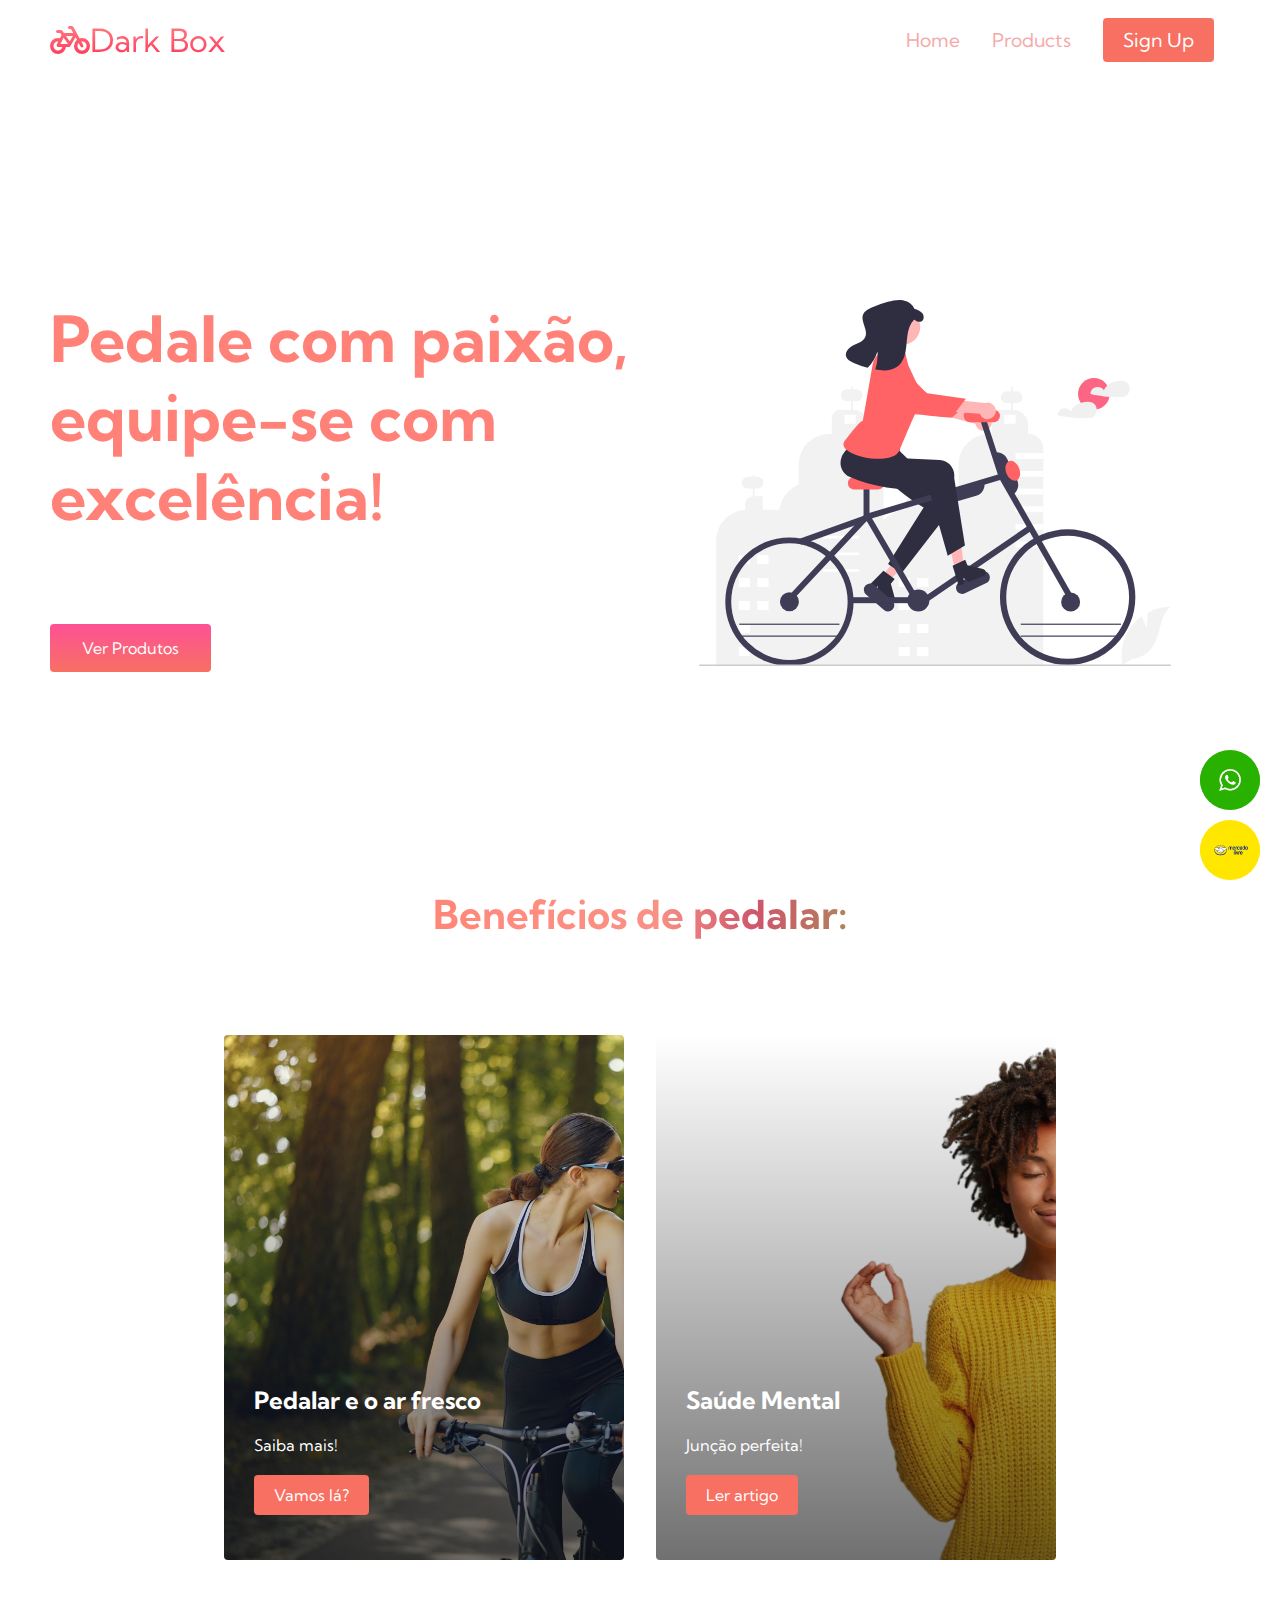
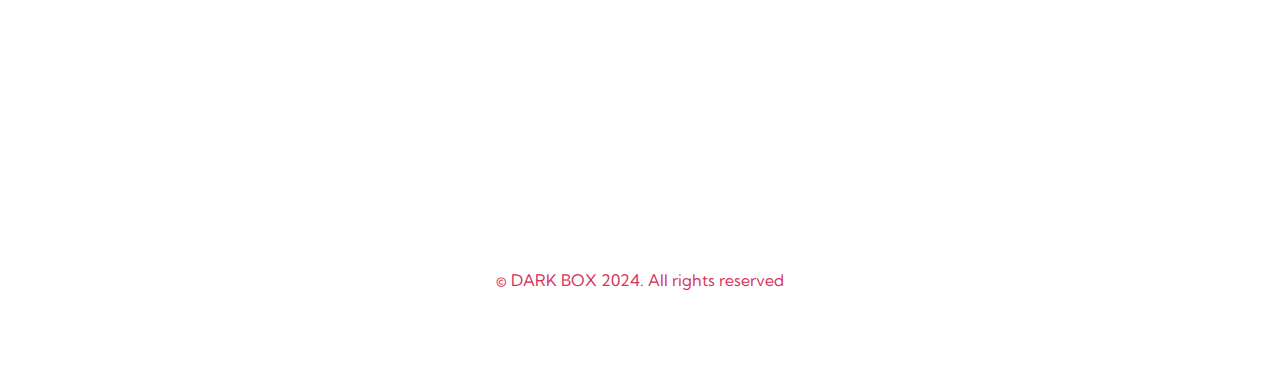
<file: index.html>
<!DOCTYPE html>
<html lang="pt-br">
<head>
    <meta charset="UTF-8">
    <meta http-equiv="X-UA-Compatible" content="IE=edge">
    <meta name="viewport" content="width=device-width, initial-scale=1.0">
    <title>Dark Box</title>
   <link rel="stylesheet" href="style.css">
   <link rel="stylesheet" href="https://cdnjs.cloudflare.com/ajax/libs/font-awesome/6.0.0-beta3/css/all.min.css" integrity="sha384-..." crossorigin="anonymous">
   <link rel="preconnect" href="https://fonts.googleapis.com">
   <link rel="preconnect" href="https://fonts.gstatic.com" crossorigin>
   <link href="https://fonts.googleapis.com/css2?family=Kumbh+Sans:wght@700&display=swap" rel="stylesheet">
   <link rel="icon" href="ciclismo-montanha.png">
   <link rel="stylesheet" href="https://cdnjs.cloudflare.com/ajax/libs/font-awesome/6.0.0/css/all.min.css">
</head>
<body>
    <nav class="navbar">

        <div class="navbar__container">
            <a href="/" id="navbar__logo"><i class="fa-solid fa-bicycle"></i></i>Dark Box</a>
            <div class="navbar__toggle" id="mobile-menu">
            <span class="bar"></span>
            <span class="bar"></span>
            <span class="bar"></span>
    
            </div>

            <ul class="navbar__menu">
            <li class="navbar__item">
                <a href="/" class="navbar__links">Home</a>
            </li>
            
            <li class="navbar__item">
                <a href="/produtos.html" class="navbar__links">Products</a>
            </li>
            <li class="navbar__btn">
                <a href="/formulario.html" class="button">Sign Up</a>
            </li>
            </ul>
        </div>
        </nav>

        <div class="main">
            <div class="main__container">
                <div class="main__content">
                    <h1>Pedale com paixão,</h1>
                    <h2>equipe-se com excelência!</h2>
                    <p>See what makes us different. </p>
                    <button class="main__btn"><a href="/produtos.html">Ver Produtos</a></button>
                </div>
                    <div class="main__img--container">
                        <img src="pic1.svg" alt="Fundo roxo" id="main__img">
                    </div> 
                    <div class="button-container">
                        <a href="https://api.whatsapp.com/send?phone=5511995051039&" target="_blank" class="whatsapp-button">
                            <img src="whatsapp-logo.png" alt="WhatsApp Logo">
                        </a>
                        <a href="https://lista.mercadolivre.com.br/_CustId_751507600?fbclid=PAZXh0bgNhZW0CMTEAAaai9FimM-liy_L7PJCdigoR3QcBqI4J8i_nnnC8Up5aDQej2zoavgyIV6o_aem_Abb_EI6I9VS5r8mobiRz7HvlGj6CAq5kGq1a47qJbN0I9l-Fw75yelv6mQqAtYkgUik5GsjQA_fa0yPyptT7JxoP" target="_blank" class="ml-button">
                            <img src="mercado-livre-logo.png" alt="Mercado Livre Logo">
                        </a>
            </div>
        </div>

        <!--Serviços-->
        <div class="services">
            <h1>Benefícios de pedalar:</h1>
            <div class="services__container">
                <div class="services__card">
                    <h2>Pedalar e o ar fresco</h2>
                    <p>Saiba mais!</p>
                   <a href="https://www.cnnbrasil.com.br/saude/dia-nacional-do-ciclista-conheca-beneficios-para-saude-e-cuidados-para-pedalar/#:~:text=Os%20benef%C3%ADcios%20de%20pedalar%20incluem,ganhos%20para%20a%20sa%C3%BAde%20mental." target="_blank"><button>Vamos lá?</button></a> 
                    
                </div>
                <div class="services__card">
                    <h2>Saúde Mental</h2>
                    <p>Junção perfeita!</p>
                    <a href="https://semexe.com/blog/pedalando-para-a-saude-mental-os-beneficios-terapeuticos-do-ciclismo/#:~:text=Libera%C3%A7%C3%A3o%20de%20endorfinas%20e%20serotonina,e%20at%C3%A9%20mesmo%20a%20depress%C3%A3o." target="_blank"><button>Ler artigo</button></a>
            </div>
        </div>
    </div>

    <!--footer-->

    <div class="footer__container">
        <div class="footer__links">
            <div class="footer__link-wrapper">
                <div class="footer__link--itens">
<p class="website__right">© DARK BOX 2024. All rights reserved</p>
                    
                </div>
        </div>
    </div>
        <script src="app.js"></script>
</body>
</html>
</file>
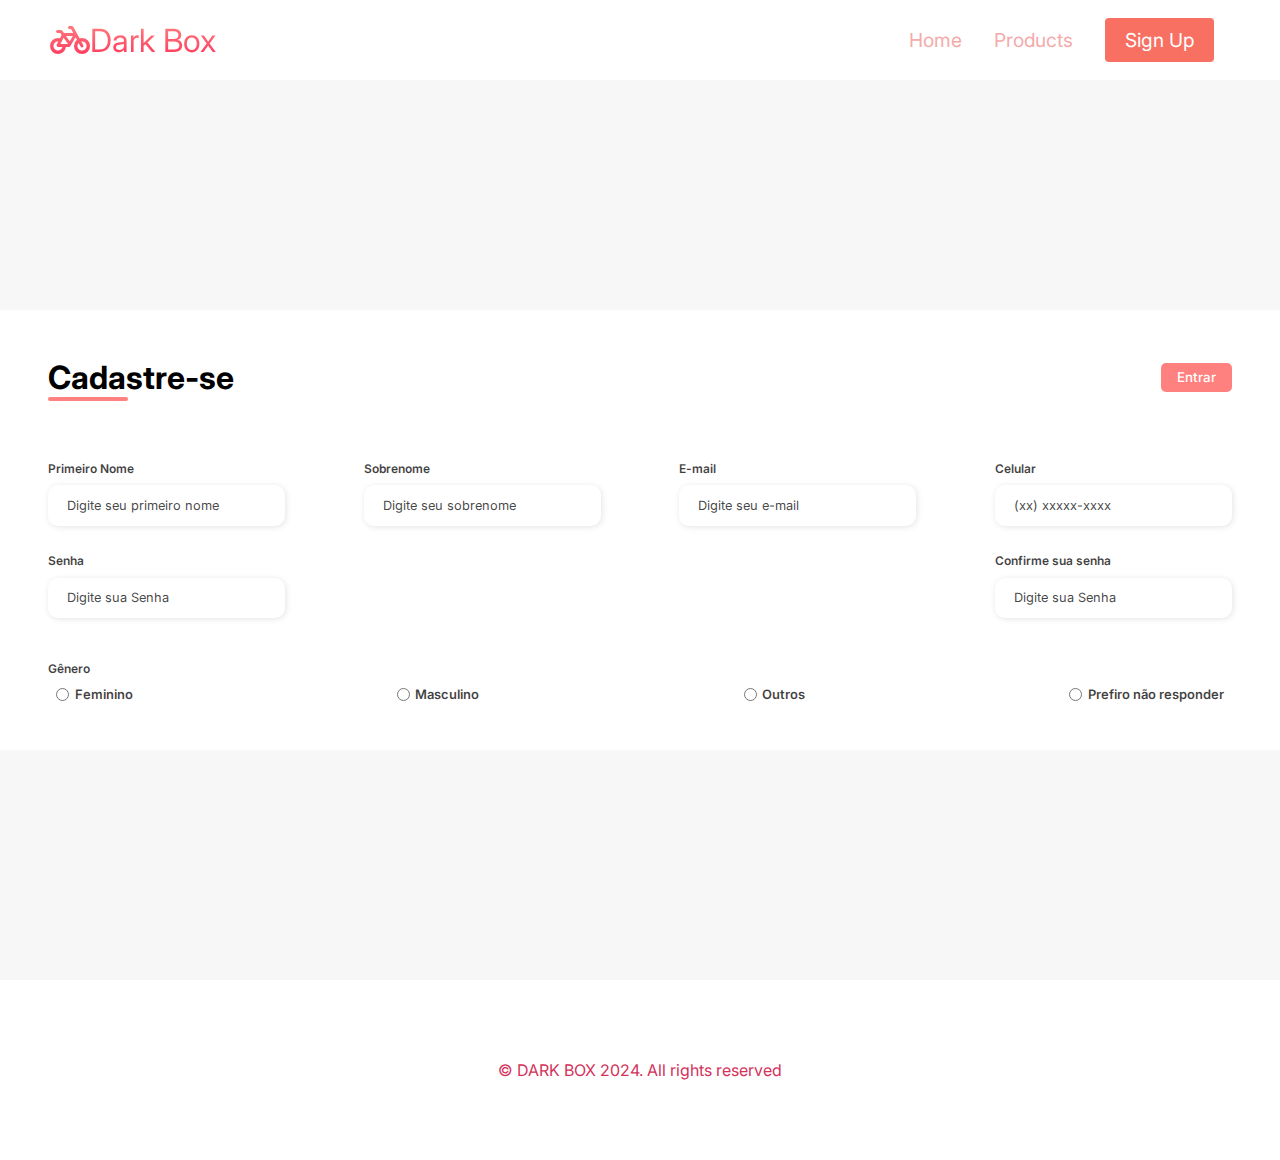
<file: formulario.html>
<!DOCTYPE html>
<html lang="pt-br">
<head>
    <meta charset="UTF-8">
    <meta http-equiv="X-UA-Compatible" content="IE=edge">
    <meta name="viewport" content="width=device-width, initial-scale=1.0">
    <title>Dark Box</title>
   <link rel="stylesheet" href="estilo.css">
   <link rel="stylesheet" href="https://cdnjs.cloudflare.com/ajax/libs/font-awesome/6.0.0-beta3/css/all.min.css" integrity="sha384-..." crossorigin="anonymous">
   <link rel="preconnect" href="https://fonts.googleapis.com">
   <link rel="preconnect" href="https://fonts.gstatic.com" crossorigin>
   <link href="https://fonts.googleapis.com/css2?family=Kumbh+Sans:wght@700&display=swap" rel="stylesheet">
   <link rel="icon" href="ciclismo-montanha.png">
</head>
<body>
    <nav class="navbar">

        <div class="navbar__container">
            <a href="/" id="navbar__logo"><i class="fa-solid fa-bicycle"></i></i>Dark Box</a>
            <div class="navbar__toggle" id="mobile-menu">
            <span class="bar"></span>
            <span class="bar"></span>
            <span class="bar"></span>
    
            </div>

            <ul class="navbar__menu">
            <li class="navbar__item">
                <a href="/index.html" class="navbar__links">Home</a>
            </li>
        
            <li class="navbar__item">
                <a href="/produtos.html" class="navbar__links">Products</a>
            </li>
            <li class="navbar__btn">
                <a href="/formulario.html" class="button">Sign Up</a>
            </li>
            </ul>
        </div>
        </nav>
    
        <div class="form__container">
            <div class="form-image">
               
            </div>
            <div class="form">
                <form action="#">
                    <div class="form-header">
                        <div class="title">
                            <h1>Cadastre-se</h1>
                        </div>
                        <div class="login-button">
                            <button type="button" id="loginButton"><a href="#">Entrar</a></button>
                        </div>
                    </div>

                    <div class="input-group">
                        <div class="input-box">
                            <label for="firstname">Primeiro Nome</label>
                            <input id="firstname" type="text" name="firstname" placeholder="Digite seu primeiro nome" required>
                        </div>
                        <div class="input-box">
                            <label for="lastname">Sobrenome</label>
                            <input id="lastname" type="text" name="lastname" placeholder="Digite seu sobrenome" required>
                        </div>
                        <div class="input-box">
                            <label for="email">E-mail</label>
                            <input id="email" type="email" name="email" placeholder="Digite seu e-mail" required>
                        </div>
                        <div class="input-box">
                            <label for="number">Celular</label>
                            <input id="number" type="tel" name="number" placeholder="(xx) xxxxx-xxxx" required>
                        </div>
                        <div class="input-box">
                            <label for="password">Senha</label>
                            <input id="password" type="password" name="password" placeholder="Digite sua Senha" required>
                        </div>
                        <div class="input-box">
                            <label for="Confirmpassword">Confirme sua senha</label>
                            <input id="Confirmpassword" type="password" name="Confirmpassword" placeholder="Digite sua Senha" required>
                        </div>
                    </div>

                    <div class="gender-inputs">
                        <div class="gender-title">
                            <h6>Gênero</h6>
                        </div>
                        <div class="gender-group">
                            <div class="gender-input">
                                <input type="radio" id="famale" name="gender">
                                <label for="famale">Feminino</label>
                            </div>
                            <div class="gender-input">
                                <input type="radio" id="male" name="gender">
                                <label for="male">Masculino</label>
                            </div>
                            <div class="gender-input">
                                <input type="radio" id="others" name="gender">
                                <label for="others">Outros</label>
                            </div>
                            <div class="gender-input">
                                <input type="radio" id="none" name="gender">
                                <label for="none">Prefiro não responder</label>
                            </div>
                        </div>
                    </div>

                </form>
            </div>
        </div>
        <!--footer-->

    <div class="footer__container">
        <div class="footer__links">
            <div class="footer__link-wrapper">
                <div class="footer__link--itens">
<p class="website__right">© DARK BOX 2024. All rights reserved</p>
                    
                </div>
        </div>
    </div>

    <div id="notification" class="notification">
        <img src="undraw_confirmed_re_sef7.svg" alt="Sucesso">
        <p>Usuário cadastrado no sistema!</p>
    </div>

        <script src="app.js"></script>
    </body>

</html>
</file>
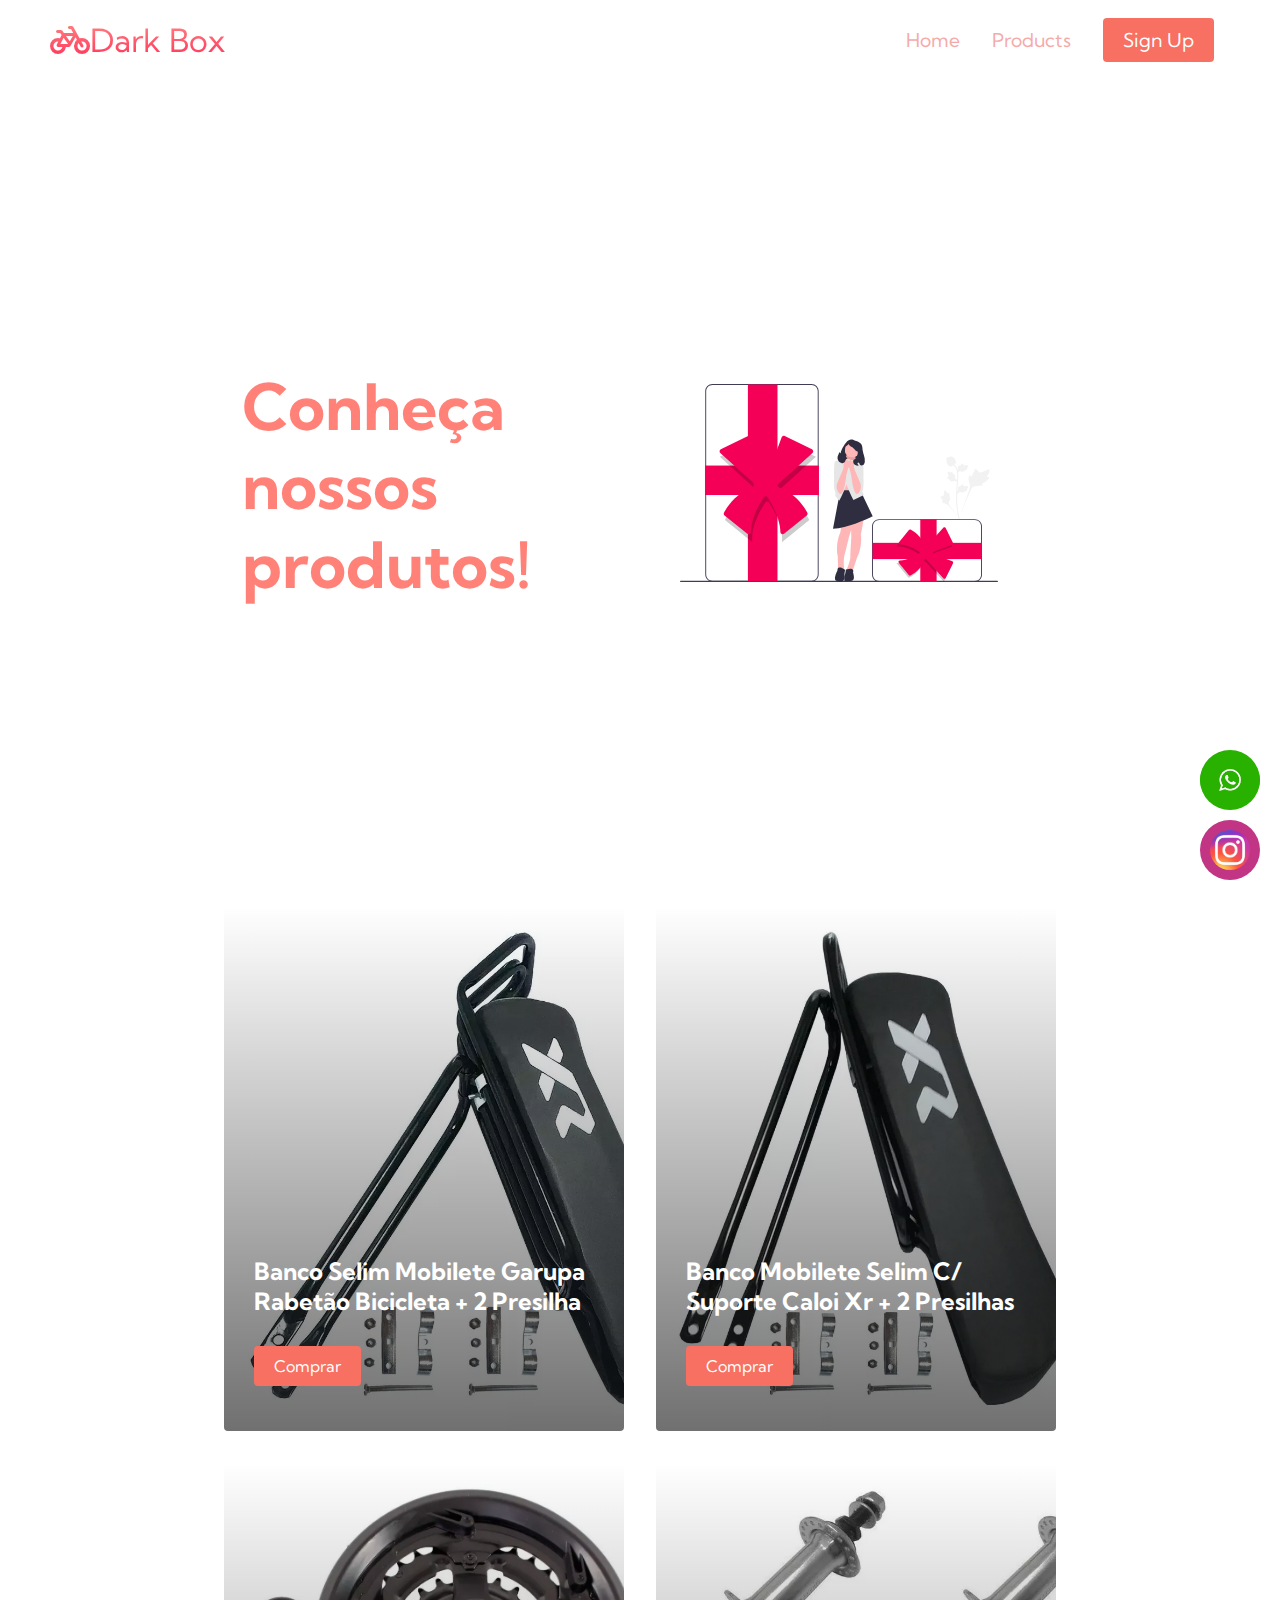
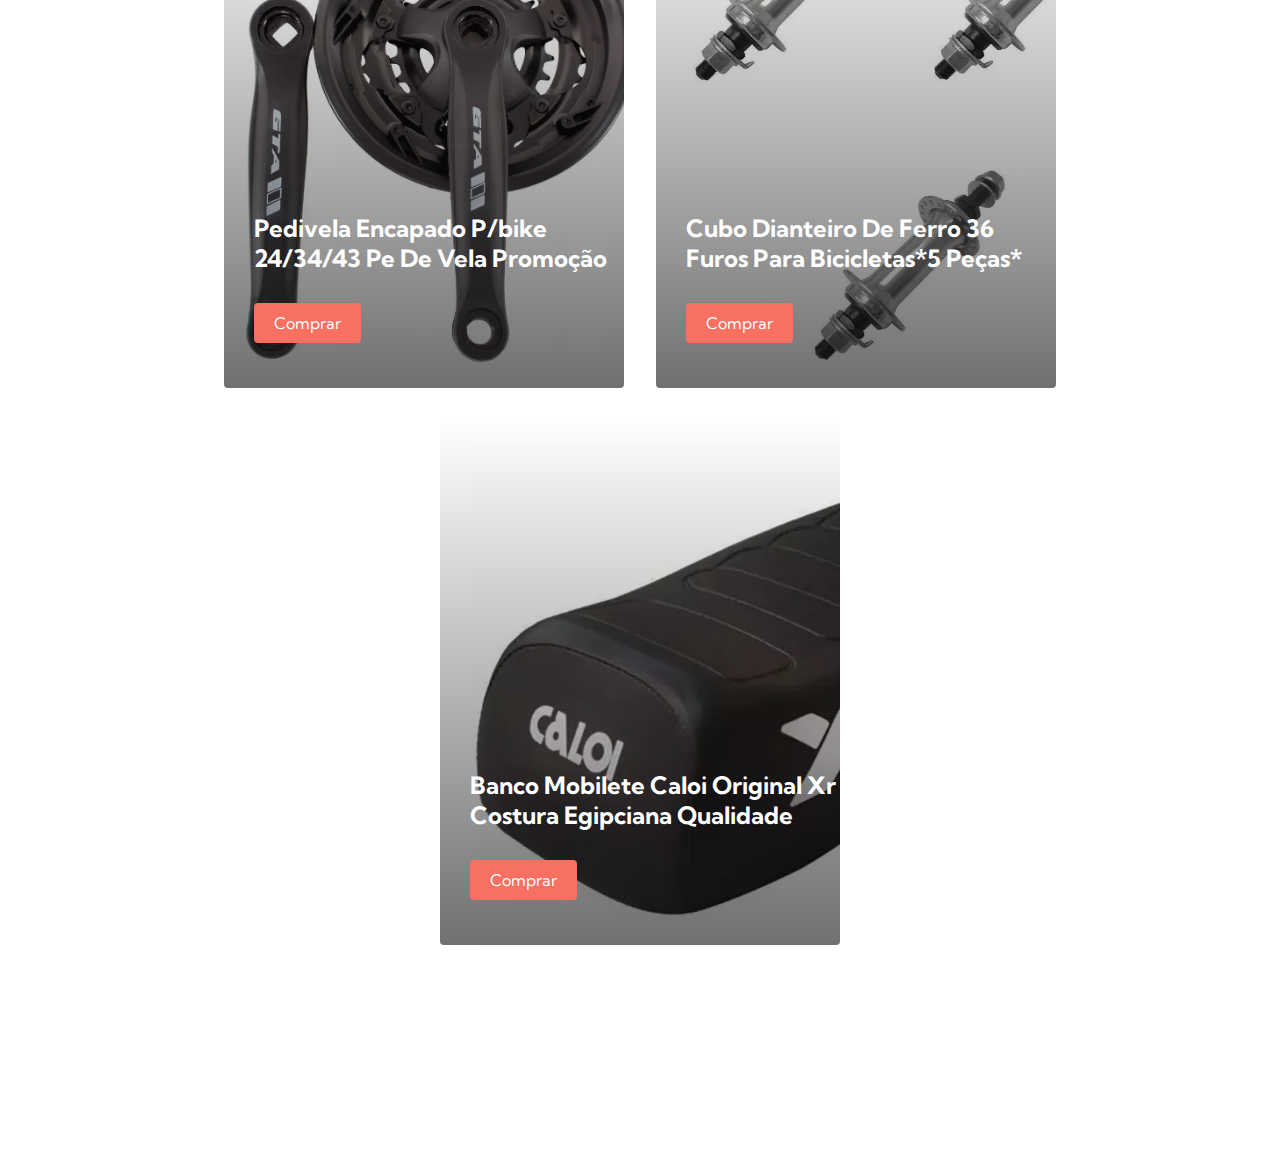
<file: produtos.html>
<!DOCTYPE html>
<html lang="pt-br">
<head>
    <meta charset="UTF-8">
    <meta http-equiv="X-UA-Compatible" content="IE=edge">
    <meta name="viewport" content="width=device-width, initial-scale=1.0">
    <title>Dark Box</title>
   <link rel="stylesheet" href="styleproducts.css">
   <link rel="stylesheet" href="https://cdnjs.cloudflare.com/ajax/libs/font-awesome/6.0.0-beta3/css/all.min.css" integrity="sha384-..." crossorigin="anonymous">
   <link rel="preconnect" href="https://fonts.googleapis.com">
   <link rel="preconnect" href="https://fonts.gstatic.com" crossorigin>
   <link href="https://fonts.googleapis.com/css2?family=Kumbh+Sans:wght@700&display=swap" rel="stylesheet">
    <link rel="icon" href="ciclismo-montanha.png">
</head>
<body>
    <nav class="navbar">

        <div class="navbar__container">
            <a href="/" id="navbar__logo"><i class="fa-solid fa-bicycle"></i></i>Dark Box</a>
            <div class="navbar__toggle" id="mobile-menu">
            <span class="bar"></span>
            <span class="bar"></span>
            <span class="bar"></span>
    
            </div>

            <ul class="navbar__menu">
            <li class="navbar__item">
                <a href="index.html" class="navbar__links">Home</a>
            </li>
        
            <li class="navbar__item">
                <a href="produtos.html" class="navbar__links">Products</a>
            </li>
            <li class="navbar__btn">
                <a href="formulario.html" class="button">Sign Up</a>
            </li>
            </ul>
        </div>
        </nav>

        <div class="main">
            <div class="main__container">
                <div class="main__content">
                    <h1>Conheça nossos produtos!</h1>
                </div>
                <div class="main__img--container">
                    <img src="product2.svg" alt="Fundo" id="main__img">
                </div>
                <div class="button-container">
                    <a href="https://api.whatsapp.com/send?phone=5511995051039&" target="_blank" class="whatsapp-button">
                        <img src="whatsapp-logo.png" alt="WhatsApp Logo">
                    </a>
                    <a href="https://www.instagram.com/dark.boxshop" target="_blank" class="instagram-button">
                        <img src="instagram-logo.png" alt="Instagram Logo">
                    </a>
                </div>
            </div>
        </div>

        <!--Serviços-->
        <div class="services">
           
            <div class="services__container">
                <div class="services__card">
                    <h2>Banco Selim Mobilete Garupa Rabetão Bicicleta + 2 Presilha</h2>
                    <a href="https://produto.mercadolivre.com.br/MLB-1876558817-banco-selim-mobilete-garupa-rabeto-bicicleta-2-presilha-_JM#position=3&search_layout=stack&type=item&tracking_id=1d5fc847-9b65-454f-975b-be46796dcbca" target="_blank"><button>Comprar</button></a> 
                </div>
                <div class="services__card">
                    <h2>Banco Mobilete Selim C/ Suporte Caloi Xr + 2 Presilhas</h2>
                    <a href="https://produto.mercadolivre.com.br/MLB-1876537854-banco-mobilete-selim-c-suporte-bike-caloi-xr-2-presilhas-_JM#position=5&search_layout=stack&type=item&tracking_id=1d5fc847-9b65-454f-975b-be46796dcbca" target="_blank"><button>Comprar</button></a> 
            </div>
            <div class="services__card">
                <h2>Pedivela Encapado P/bike 24/34/43 Pe De Vela Promoção</h2>
                <a href="https://produto.mercadolivre.com.br/MLB-1900809466-pedivela-encapado-pbike-243443-pe-de-vela-promoco-_JM#position=1&search_layout=stack&type=item&tracking_id=1d5fc847-9b65-454f-975b-be46796dcbca" target="_blank"><button>Comprar</button></a> 
            </div>
            <div class="services__card">
                <h2>Cubo Dianteiro De Ferro 36 Furos Para Bicicletas*5 Peças*</h2>
                <a href="https://produto.mercadolivre.com.br/MLB-1972487677-cubo-dianteiro-de-ferro-36-furos-para-bicicletas5-pecas-_JM#position=2&search_layout=stack&type=item&tracking_id=1d5fc847-9b65-454f-975b-be46796dcbca" target="_blank"><button>Comprar</button></a> 
            </div>
        <div class="services__card">
            <h2>Banco Mobilete Caloi Original Xr Costura Egipciana Qualidade</h2>
            <a href="https://produto.mercadolivre.com.br/MLB-1881279513-banco-mobilete-caloi-original-xr-costura-egipciana-qualidade-_JM#position=4&search_layout=stack&type=item&tracking_id=1d5fc847-9b65-454f-975b-be46796dcbca" target="_blank"><button>Comprar</button></a> 
        </div>
        </div>
    </div>

        <!--footer-->

        <div class="footer__container">
            <div class="footer__links">
                <div class="footer__link-wrapper">
                    <div class="footer__link--itens">
    <p class="website__right">© DARK BOX 2024. All rights reserved</p>
                        
                    </div>
            </div>
        </div>
        <script src="app.js"></script>
</body>
</html>
</file>
<file: style.css>
*{
    box-sizing: border-box;
    margin: 0;
    padding: 0;
    font-family: 'Kumbh Sans', sans-serif;
}

.navbar{
    background: #ffffff;
    height: 80px;
    display: flex;
    justify-content: center;
    align-items: center;
    font-size: 1.2rem;
    position: sticky;
    top: 0;
    z-index: 999;
}
.navbar__container{
    display: flex;
    justify-content: space-between;
    height: 80px;
    z-index: 1;
    width: 100%;
    max-width: 1300px;
    margin: 0 auto;
    padding: 0 50px;
}

#navbar__logo{
    background-color: #ff817f;
    background-image: linear-gradient(to top, #ff0844 0%, #ffb199 100%);
    background-size: 100%;
    -webkit-background-clip: text;
    -moz-background-clip: text;
    -webkit-text-fill-color: transparent;
    -moz-text-fill-color: transparent;
    display: flex;
    align-items: center;
    cursor: pointer;
    text-decoration: none;
    font-size: 2rem;
}

.fa-gem {
    margin-right: 0.5rem;
}



.navbar__menu{
    display: flex;
    align-items: center;
    list-style: none;
    text-align: center;
}

.navbar__item{
    height: 80px;
}

.navbar__links{
    color: #f5aaaa;
    display: flex;
    align-items: center;
    justify-content: center;
    text-decoration: none;
padding: 0 1rem;
height: 100%; 
}

.navbar__btn{
    display: flex;
    justify-content: center;
    align-items: center;
    padding: 0 1rem;
    width: 100%;
}

.button{
    display: flex;
    justify-content: center;
    align-items: center;
    text-decoration: none;
    padding: 10px 20px;
    height: 100%;
    width: 100%;
    border: none;
    outline: none;
    border-radius: 4px;
    background:#f77062 ;
    color: #ffffff;
}

.button:hover {
    background:#ff3762;
    transition: all 0.3 ease;
}

.navbar__links:hover{
    color: #f77062;
    transition: all 0.3 ease;
}

@media screen and (max-width:960px){
    .navbar__container{
        display:flex;
        justify-content:  space-between;
        height: 80px;
        z-index: 1;
        width: 100%;
        max-width: 1300px;
        padding: 0;
    }

    .navbar__menu{
        display: grid;
        grid-template-columns: auto;
        margin: 0;
        width: 100%;
        position: absolute;
        top: -1000px;
        opacity: 0;
        transition: all 0.5s ease;
        height: 50vh;
        z-index: -1;
        background: #f09696;
    }

    .navbar__menu.active{
        background: #ffffff;
        top: 100%;
        opacity: 1;
        transition: all 0.5s ease;
        z-index: 99;
        height: 50vh;
        font-size: 1.6rem;

    }

    #navbar__logo{
        padding-left: 25px;
    }

    .navbar__toggle .bar{
        width: 25px;
        height: 3px;
        margin: 5px 30px;
        height: 3px;
        margin: 5px auto;
        transition: all 0.3s ease-in-out;
        background: #f59d9d;

    }

    .navbar__item{
        width: 100%;
    }

    .navbar__links{
        text-align: center;
        padding: 2rem;
        width: 100%;
        display: table; 
    }

    #mobile-menu{
        position: absolute;
        top: 20%;
        right: 5%;
        transform: translate(5%,20%);
    }

    .navbar__btn{
    padding-bottom: 2rem;
    }

    .button{
        display: flex;
        justify-content: center;
        align-items: center;
        width: 80%;
        height: 80px;
        margin: 0;
    }

    .navbar__toggle .bar{
        display: block;
        cursor: pointer;
    }

    #mobile-menu.is-active .bar:nth-child(2){
         opacity: 0;   
    }
    #mobile-menu.is-active .bar:nth-child(1){
        transform: translateY(8px) rotate(45deg); 
   }

   #mobile-menu.is-active .bar:nth-child(3){
    transform: translateY(-8px) rotate(-45deg); 
}
}

.main{
    background-color: #ffffff;
}

.main__container{
    display: grid;
    grid-template-columns: 1fr 1fr;
    align-items: center;
    justify-self: center;
    margin: 0 auto;
    height: 90vh;
    background-color: #ffffff;
    z-index: 1;
    width: 100%;
    max-width: 1300px;
    padding: 0 50px;

}

.main__content h1{
    font-size: 4rem;
    background-color: #ff8177;
    background-image: linear-gradient(to top, #ff0844, #ffb199, 100%);
    background-size: 100%;
    -webkit-background-clip: text;
    -moz-background-clip: text;
    -webkit-text-fill-color: transparent;
    -moz-text-fill-color:transparent;

}

.main__content h2{
    font-size: 4rem;
    background-color: #ff8177;
    background-image: linear-gradient(to top, #b721ff, #21d4fd, 100%);
    background-size: 100%;
    -webkit-background-clip: text;
    -moz-background-clip: text;
    -webkit-text-fill-color: transparent;
    -moz-text-fill-color:transparent;
}

.main__content p{
    margin-top: 1rem;
    font-size: 2rem;
    font-weight: 700;
    color: #fff;
}

.main__btn {
    font-size: 1rem;
    background-image: linear-gradient(to top, #f77062, #fe5196
    100%);
    padding: 14px 32px;
    border: none;
    border-radius: 4px;
    color: #fff;
    margin-top: 2rem;
    cursor: pointer;
position: relative;
transition: all 0.35s;
outline: none;
}

.main__btn a{
    position: relative;
    z-index: 2;
    color: #fff;
    text-decoration: none;
}

.main__btn:after {
    position: absolute;
    content: '';
    top: 0;
    left: 0;
    width: 0;
    height: 100%;
    background: #f4648f;
    transition: all 0.35s;
    border-radius: 4px;
}

.main__btn:hover{
    color: #fff;
}

.main__btn:hover:after{
    width: 100%;
}

.main__img--container{
    text-align: center;
}

#main__img{
    height: 80%;
    width: 80%;
}

.button-container {
    position: fixed;
    bottom: 20px;
    right: 20px;
    display: flex;
    flex-direction: column;
    gap: 10px; /* Espaço entre os botões */
}

.button-container a {
    display: inline-block;
    border: none;
    border-radius: 50%; /* Torna o botão redondo */
    padding: 20px;
    width: 60px;
    height: 60px;
    display: flex;
    justify-content: center;
    align-items: center;
    transition: background-color 0.3s ease;
    text-decoration: none;
}

.whatsapp-button {
    background-color: #29b100; /* Cor verde do WhatsApp */
}

.whatsapp-button:hover {
    background-color: #29b100; /* Cor verde mais escura para o hover */
}

.ml-button {
    background-color: #ffe600; /* Cor amarela do Mercado Livre */
}

.ml-button:hover {
    background-color: #ffe600; /* Cor amarela mais escura para o hover */
}

.button-container img {
    width: 300%;
    height: 200%;
    border-radius: 60px;
}


/*mobile*/

@media screen and (max-width: 768px) {
    .main__container{
        display: grid;
        grid-template-columns: auto;
        align-items: center;
        justify-content: center;
        justify-self: center;
        width: 100%;
        margin: 0 auto;
        height: 90vh;
    }
    .main__content{
        text-align: center;
        margin-bottom: 4rem;
    }

    .main__content h1{
        font-size: 2.5rem;
        margin-top: 2rem;
    }

    .main__content h2{
        font-size: 3rem;

    }

    .main__content p{
        margin-top: 1rem;
        font-size: 1.5rem;
    }
}

@media screen and (max-width: 480px){
    .main__content h1{
        font-size: 2rem;
        margin-top: 3rem;
    }

    .main__content h2{
        font-size: 2rem;

    }

    .main__content p{
        margin-top: 2rem;
        font-size: 1.5rem;
    }
    .main__btn{
        padding: 12px 36px;
        margin: 2.5rem 0;

    }
}

/*Sreviços*/

.services{
    background: #ffffff;
    display: flex;
    flex-direction: column;
    align-items: center;
    height: 100vh;
}

.services h1{
    background-color: #ff8177;
    background-image: linear-gradient(to right, 
    #ff8177 0%, #ff8678 0%, 
    #ff8c7f 21%, #f99185 54%, 
    #cf556c 78%, #b1825b 100%);
    background-size: 100%;
    margin-bottom: 5rem;
    font-size: 2.5rem;
    -webkit-background-clip: text;
    -moz-background-clip: text;
    -webkit-text-fill-color: transparent;
    -moz-text-fill-color:transparent;
}

.services__container{
    display: flex;
    justify-content: center;
    flex-wrap: wrap;
}

.services__card{
    margin: 1rem;
    height: 525px;
    width: 400px;
    border-radius: 4px;
    background-image: linear-gradient(to bottom, rgba(0,0,0,0) 0%, rgba(17,
    17,17,0.6)100%), url('casalarlivre.jpg');
    background-size: cover;
    position: relative;
    color: #fff;
}

.services__card:nth-child(2) {
    background-image: linear-gradient(to bottom, rgba(0,0,0,0) 0%,
     rgba(17,
    17,17,0.6)100%), url('jovem-mulher-com-corte-de-cabelo-afro-e-sueter.png');
}

.services h2{
    position: absolute;
    top:350px;
    left: 30px;
}

.services__card p{
    position: absolute;
    top: 400px;
    left: 30px;
}

.services__card button{
    color: #fff;
    padding: 10px 20px;
    border: none;
    outline: none;
    border-radius: 4px;
    background: #f77062;
    position: absolute;
    top: 440px;
    left: 30px;
    font-size: 1rem;
    cursor: pointer;
}

.services__card:hover{
    transform: scale(1.075);
    transition: 0.2s ease-in;
    cursor: pointer;
}

@media screen and (max-width:960px) {
    .services{
        height: 1600px;
    }

    .services h1{
        font-size: 2rem;
        margin-top: 12rem;
    }
}

@media screen and (max-width: 480px) {
    .services{
        height: 1400px;
    }

    .services h1{
        font-size: 1.2rem;
    }

    .services__card{
        width: 300px;
    }
}

/*footer*/
.footer__container{
    background: #fff;
    padding: 5rem;
    display: flex;
    flex-direction: column;
    justify-content: center;
    align-items: center;
}

#footer__logo{
    color: #fff;
    display: flex;
    align-items: center;
    cursor: pointer;
    text-decoration: none;
    font-size: 2rem;
}

.footer__links{
    width: 100%;
    max-width: 1000px;
    display: flex;
    justify-content: center;
}

.footer__link--wrapper{
    display: flex;
}

.footer__link--items {
    display: flex;
    flex-direction: column;
    align-items: flex-start;
    margin: 16px;
    text-align: left;
    width: 160px;
    box-sizing: border-box;
}



.footer__link--itens p {
    color: #d3325b;
}
</file>
<file: estilo.css>
@import url('https://fonts.googleapis.com/css2?family=Inter:wght@200;300;400;500&family=Open+Sans:wght@300;400;500;600&display=swap');
* {
    padding: 0;
    margin: 0;
    box-sizing: border-box;
    font-family: 'Inter', sans-serif;
}
.navbar{
    background: #ffffff;
    height: 80px;
    display: flex;
    justify-content: center;
    align-items: center;
    font-size: 1.2rem;
    position: sticky;
    top: 0;
    z-index: 999;
}
.navbar__container{
    display: flex;
    justify-content: space-between;
    height: 80px;
    z-index: 1;
    width: 100%;
    max-width: 1300px;
    margin: 0 auto;
    padding: 0 50px;
}

#navbar__logo{
    background-color: #ff817f;
    background-image: linear-gradient(to top, #ff0844 0%, #ffb199 100%);
    background-size: 100%;
    -webkit-background-clip: text;
    -moz-background-clip: text;
    -webkit-text-fill-color: transparent;
    -moz-text-fill-color: transparent;
    display: flex;
    align-items: center;
    cursor: pointer;
    text-decoration: none;
    font-size: 2rem;
}

.fa-gem {
    margin-right: 0.5rem;
}



.navbar__menu{
    display: flex;
    align-items: center;
    list-style: none;
    text-align: center;
}

.navbar__item{
    height: 80px;
}

.navbar__links{
    color: #f5aaaa;
    display: flex;
    align-items: center;
    justify-content: center;
    text-decoration: none;
padding: 0 1rem;
height: 100%; 
}

.navbar__btn{
    display: flex;
    justify-content: center;
    align-items: center;
    padding: 0 1rem;
    width: 100%;
}

.button{
    display: flex;
    justify-content: center;
    align-items: center;
    text-decoration: none;
    padding: 10px 20px;
    height: 100%;
    width: 100%;
    border: none;
    outline: none;
    border-radius: 4px;
    background:#f77062 ;
    color: #ffffff;
}

.button:hover {
    background:#ff3762;
    transition: all 0.3 ease;
}

.navbar__links:hover{
    color: #f77062;
    transition: all 0.3 ease;
}

@media screen and (max-width:960px){
    .navbar__container{
        display:flex;
        justify-content:  space-between;
        height: 80px;
        z-index: 1;
        width: 100%;
        max-width: 1300px;
        padding: 0;
    }

    .navbar__menu{
        display: grid;
        grid-template-columns: auto;
        margin: 0;
        width: 100%;
        position: absolute;
        top: -1000px;
        opacity: 0;
        transition: all 0.5s ease;
        height: 50vh;
        z-index: -1;
        background: #f09696;
    }

    .navbar__menu.active{
        background: #ffffff;
        top: 100%;
        opacity: 1;
        transition: all 0.5s ease;
        z-index: 99;
        height: 50vh;
        font-size: 1.6rem;

    }

    #navbar__logo{
        padding-left: 25px;
    }

    .navbar__toggle .bar{
        width: 25px;
        height: 3px;
        margin: 5px 30px;
        height: 3px;
        margin: 5px auto;
        transition: all 0.3s ease-in-out;
        background: #f59d9d;

    }

    .navbar__item{
        width: 100%;
    }

    .navbar__links{
        text-align: center;
        padding: 2rem;
        width: 100%;
        display: table; 
    }

    #mobile-menu{
        position: absolute;
        top: 20%;
        right: 5%;
        transform: translate(5%,20%);
    }

    .navbar__btn{
    padding-bottom: 2rem;
    }

    .button{
        display: flex;
        justify-content: center;
        align-items: center;
        width: 80%;
        height: 80px;
        margin: 0;
    }

    .navbar__toggle .bar{
        display: block;
        cursor: pointer;
    }

    #mobile-menu.is-active .bar:nth-child(2){
         opacity: 0;   
    }
    #mobile-menu.is-active .bar:nth-child(1){
        transform: translateY(8px) rotate(45deg); 
   }

   #mobile-menu.is-active .bar:nth-child(3){
    transform: translateY(-8px) rotate(-45deg); 
}
}

.container {
    width: 80%;
    height: 80vh;
    display: flex;
    box-shadow: 5px 5px 10px rgba(0, 0, 0, 0.212);
}



.form {
    width: 50%;
    display: flex;
    flex-direction: column;
    justify-content: center;
    align-items: center;
    background-color: #fff;
    padding: 3rem;
}

.form__container {
    display: flex;
    justify-content: center;
    align-items: center;
    height: 100vh; /* Ajusta a altura conforme necessário */
    background-color: #f7f7f7; /* Cor de fundo opcional para o contêiner */
}

.form-header {
    margin-bottom: 3rem;
    display: flex;
    justify-content: space-between;
}

.login-button {
    display: flex;
    align-items: center;
}

.login-button button {
    border: none;
    background-color: #ff817f;
    padding: 0.4rem 1rem;
    border-radius: 5px;
    cursor: pointer;
}

.login-button button:hover {
    background-color: #ff817f;
}

.login-button button a {
    text-decoration: none;
    font-weight: 500;
    color: #fff;
}

.form-header h1::after {
    content: '';
    display: block;
    width: 5rem;
    height: 0.3rem;
    background-color:  #ff817f;
    margin: 0 auto;
    position: absolute;
    border-radius: 10px;
}

.input-group {
    display: flex;
    flex-wrap: wrap;
    justify-content: space-between;
    padding: 1rem 0;
}

.input-box {
    display: flex;
    flex-direction: column;
    margin-bottom: 1.1rem;
}

.input-box input {
    margin: 0.6rem 0;
    padding: 0.8rem 1.2rem;
    border: none;
    border-radius: 10px;
    box-shadow: 1px 1px 6px #0000001c;
    font-size: 0.8rem;
}

.input-box input:hover {
    background-color: #eeeeee75;
}

.input-box input:focus-visible {
    outline: 1px solid #ff63ae;
}

.input-box label,
.gender-title h6 {
    font-size: 0.75rem;
    font-weight: 600;
    color: #000000c0;
}

.input-box input::placeholder {
    color: #000000be;
}

.gender-group {
    display: flex;
    justify-content: space-between;
    margin-top: 0.62rem;
    padding: 0 .5rem;
}

.gender-input {
    display: flex;
    align-items: center;
}

.gender-input input {
    margin-right: 0.35rem;
}

.gender-input label {
    font-size: 0.81rem;
    font-weight: 600;
    color: #000000c0;
}

.continue-button button {
    width: 100%;
    margin-top: 2.5rem;
    border: none;
    background-color: #ff55aa;
    padding: 0.62rem;
    border-radius: 5px;
    cursor: pointer;
}

.continue-button button:hover {
    background-color: #ff639ff1;
}

.continue-button button a {
    text-decoration: none;
    font-size: 0.93rem;
    font-weight: 500;
    color: #ffffff;
}

@media screen and (max-width: 1330px) {
    .form-image {
        display: none;
    }
    .container {
        width: 50%;
    }
    .form {
        width: 100%;
    }
}

@media screen and (max-width: 1064px) {
    .container {
        width: 90%;
        height: auto;
    }
    .input-group {
        flex-direction: column;
        z-index: 5;
        padding-right: 5rem;
        max-height: 10rem;
        overflow-y: scroll;
        flex-wrap: nowrap;
    }
    .gender-inputs {
        margin-top: 2rem;
    }
    .gender-group {
        flex-direction: column;
    }
    .gender-title h6 {
        margin: 0;
    }
    .gender-input {
        margin-top: 0.5rem;
    }
}

.footer__container{
    background: #fff;
    padding: 5rem;
    display: flex;
    flex-direction: column;
    justify-content: center;
    align-items: center;
}

#footer__logo{
    color: #fff;
    display: flex;
    align-items: center;
    cursor: pointer;
    text-decoration: none;
    font-size: 2rem;
}

.footer__links{
    width: 100%;
    max-width: 1000px;
    display: flex;
    justify-content: center;
}

.footer__link--wrapper{
    display: flex;
}

.footer__link--items {
    display: flex;
    flex-direction: column;
    align-items: flex-start;
    margin: 16px;
    text-align: left;
    width: 160px;
    box-sizing: border-box;
}



.footer__link--itens p {
    color: #d3325b;
}

.notification {
    display: none; /* Escondido por padrão */
    position: fixed;
    bottom: 65%;
    left: 50%;
    transform: translate(-50%, -50%);
    background-color: #fff;
    padding: 1rem 2rem;
    border-radius: 10px;
    box-shadow: 0px 0px 10px rgba(0, 0, 0, 0.1);
    text-align: center;
    z-index: 1000;
}

.notification img {
    width: 60px; /* Largura da imagem */
    height: 80px; /* Altura da imagem */
    display: block;
    margin: 0 auto 1rem;
}

.notification p {
    margin: 0;
    font-weight: 500;
    color: #333;
}
</file>
<file: styleproducts.css>
*{
    box-sizing: border-box;
    margin: 0;
    padding: 0;
    font-family: 'Kumbh Sans', sans-serif;
}

.navbar{
    background: #ffffff;
    height: 80px;
    display: flex;
    justify-content: center;
    align-items: center;
    font-size: 1.2rem;
    position: sticky;
    top: 0;
    z-index: 999;
}
.navbar__container{
    display: flex;
    justify-content: space-between;
    height: 80px;
    z-index: 1;
    width: 100%;
    max-width: 1300px;
    margin: 0 auto;
    padding: 0 50px;
}

#navbar__logo{
    background-color: #ff817f;
    background-image: linear-gradient(to top, #ff0844 0%, #ffb199 100%);
    background-size: 100%;
    -webkit-background-clip: text;
    -moz-background-clip: text;
    -webkit-text-fill-color: transparent;
    -moz-text-fill-color: transparent;
    display: flex;
    align-items: center;
    cursor: pointer;
    text-decoration: none;
    font-size: 2rem;
}

.fa-gem {
    margin-right: 0.5rem;
}



.navbar__menu{
    display: flex;
    align-items: center;
    list-style: none;
    text-align: center;
}

.navbar__item{
    height: 80px;
}

.navbar__links{
    color: #f5aaaa;
    display: flex;
    align-items: center;
    justify-content: center;
    text-decoration: none;
padding: 0 1rem;
height: 100%; 
}

.navbar__btn{
    display: flex;
    justify-content: center;
    align-items: center;
    padding: 0 1rem;
    width: 100%;
}

.button{
    display: flex;
    justify-content: center;
    align-items: center;
    text-decoration: none;
    padding: 10px 20px;
    height: 100%;
    width: 100%;
    border: none;
    outline: none;
    border-radius: 4px;
    background:#f77062 ;
    color: #ffffff;
}

.button:hover {
    background:#ff3762;
    transition: all 0.3 ease;
}

.navbar__links:hover{
    color: #f77062;
    transition: all 0.3 ease;
}

@media screen and (max-width:960px){
    .navbar__container{
        display:flex;
        justify-content:  space-between;
        height: 80px;
        z-index: 1;
        width: 100%;
        max-width: 1300px;
        padding: 0;
    }

    .navbar__menu{
        display: grid;
        grid-template-columns: auto;
        margin: 0;
        width: 100%;
        position: absolute;
        top: -1000px;
        opacity: 0;
        transition: all 0.5s ease;
        height: 50vh;
        z-index: -1;
        background: #f09696;
    }

    .navbar__menu.active{
        background: #ffffff;
        top: 100%;
        opacity: 1;
        transition: all 0.5s ease;
        z-index: 99;
        height: 50vh;
        font-size: 1.6rem;

    }

    #navbar__logo{
        padding-left: 25px;
    }

    .navbar__toggle .bar{
        width: 25px;
        height: 3px;
        margin: 5px 30px;
        height: 3px;
        margin: 5px auto;
        transition: all 0.3s ease-in-out;
        background: #f59d9d;

    }

    .navbar__item{
        width: 100%;
    }

    .navbar__links{
        text-align: center;
        padding: 2rem;
        width: 100%;
        display: table; 
    }

    #mobile-menu{
        position: absolute;
        top: 20%;
        right: 5%;
        transform: translate(5%,20%);
    }

    .navbar__btn{
    padding-bottom: 2rem;
    }

    .button{
        display: flex;
        justify-content: center;
        align-items: center;
        width: 80%;
        height: 80px;
        margin: 0;
    }

    .navbar__toggle .bar{
        display: block;
        cursor: pointer;
    }

    #mobile-menu.is-active .bar:nth-child(2){
         opacity: 0;   
    }
    #mobile-menu.is-active .bar:nth-child(1){
        transform: translateY(8px) rotate(45deg); 
   }

   #mobile-menu.is-active .bar:nth-child(3){
    transform: translateY(-8px) rotate(-45deg); 
}
}

.main{
    background-color: #ffffff;
}

.main__container{
    display: grid;
    grid-template-columns: 1fr 1fr;
    align-items: center;
    justify-self: center;
    margin: 0 auto;
    height: 90vh;
    background-color: #ffffff;
    z-index: 1;
    width: 70%;
    max-width: 1300px;
    padding: 0 50px;

}

.main__content h1{
    font-size: 4rem;
    background-color: #ff8177;
    background-image: linear-gradient(to top, #ff0844, #ffb199, 100%);
    background-size: 100%;
    -webkit-background-clip: text;
    -moz-background-clip: text;
    -webkit-text-fill-color: transparent;
    -moz-text-fill-color:transparent;

}

.main__content h2{
    font-size: 4rem;
    background-color: #ff8177;
    background-image: linear-gradient(to top, #b721ff, #21d4fd, 100%);
    background-size: 100%;
    -webkit-background-clip: text;
    -moz-background-clip: text;
    -webkit-text-fill-color: transparent;
    -moz-text-fill-color:transparent;
}

.main__content p{
    margin-top: 1rem;
    font-size: 2rem;
    font-weight: 700;
    color: #fff;
}

.main__btn {
    font-size: 1rem;
    background-image: linear-gradient(to top, #f77062, #fe5196
    100%);
    padding: 14px 32px;
    border: none;
    border-radius: 4px;
    color: #fff;
    margin-top: 2rem;
    cursor: pointer;
position: relative;
transition: all 0.35s;
outline: none;
}

.main__btn a{
    position: relative;
    z-index: 2;
    color: #fff;
    text-decoration: none;
}

.main__btn:after {
    position: absolute;
    content: '';
    top: 0;
    left: 0;
    width: 0;
    height: 100%;
    background: #f4648f;
    transition: all 0.35s;
    border-radius: 4px;
}

.main__btn:hover{
    color: #fff;
}

.main__btn:hover:after{
    width: 100%;
}

.main__img--container{
    text-align: center;
}

#main__img{
    height: 80%;
    width: 80%;
}

.button-container {
    position: fixed;
    bottom: 20px;
    right: 20px;
    display: flex;
    flex-direction: column;
    gap: 10px; /* Espaço entre os botões */
}

.button-container a {
    display: inline-block;
    border: none;
    border-radius: 50%; /* Torna o botão redondo */
    padding: 20px;
    width: 60px;
    height: 60px;
    display: flex;
    justify-content: center;
    align-items: center;
    transition: background-color 0.3s ease;
    text-decoration: none;
}

.whatsapp-button {
    background-color: #29b100; /* Cor verde do WhatsApp */
}

.whatsapp-button:hover {
    background-color: #29b100; /* Cor verde mais escura para o hover */
}

.instagram-button {
    background-color: #C13584; /* Cor rosa do Instagram */
}

.instagram-button:hover {
    background-color: #C13584; /* Cor rosa mais escura para o hover */
}

.button-container img {
    width: 300%;
    height: 200%;
    border-radius: 60px;
}

/*mobile*/

@media screen and (max-width: 768px) {
    .main__container{
        display: grid;
        grid-template-columns: auto;
        align-items: center;
        justify-content: center;
        justify-self: center;
        width: 100%;
        margin: 0 auto;
        height: 90vh;
    }
    .main__content{
        text-align: center;
        margin-bottom: 4rem;
    }

    .main__content h1{
        font-size: 2.5rem;
        margin-top: 2rem;
    }

    .main__content h2{
        font-size: 3rem;

    }

    .main__content p{
        margin-top: 1rem;
        font-size: 1.5rem;
    }
}

@media screen and (max-width: 480px){
    .main__content h1{
        font-size: 2rem;
        margin-top: 3rem;
    }

    .main__content h2{
        font-size: 2rem;

    }

    .main__content p{
        margin-top: 2rem;
        font-size: 1.5rem;
    }
    .main__btn{
        padding: 12px 36px;
        margin: 2.5rem 0;

    }
}

/*Sreviços*/

.services{
    background: #ffffff;
    display: flex;
    flex-direction: column;
    align-items: center;
    height: 100vh;
}

.services h1{
    background-color: #ff8177;
    background-image: linear-gradient(to right, 
    #ff8177 0%, #ff8678 0%, 
    #ff8c7f 21%, #f99185 54%, 
    #cf556c 78%, #b1825b 100%);
    background-size: 100%;
    margin-bottom: 5rem;
    font-size: 2.5rem;
    -webkit-background-clip: text;
    -moz-background-clip: text;
    -webkit-text-fill-color: transparent;
    -moz-text-fill-color:transparent;
}

.services__container{
    display: flex;
    justify-content: center;
    flex-wrap: wrap;
}

.services__card{
    margin: 1rem;
    height: 525px;
    width: 400px;
    border-radius: 4px;
    background-image: linear-gradient(to bottom, rgba(0,0,0,0) 0%, rgba(17,
    17,17,0.6)100%), url('Banco\ Selim\ Mobilete\ Garupa\ Rabetão\ Bicicleta\ +\ 2\ Presilha.png');
    background-size: cover;
    position: relative;
    color: #fff;
}

.services__card:nth-child(2) {
    background-image: linear-gradient(to bottom, rgba(0,0,0,0) 0%,
     rgba(17,
    17,17,0.6)100%), url('Banco\ Mobilete\ Selim\ C\ Suporte\ Bike\ Caloi\ Xr.png');
}
.services__card:nth-child(3) {
    background-image: linear-gradient(to bottom, rgba(0,0,0,0) 0%,
     rgba(17,
    17,17,0.6)100%), url('Pedivela\ Encapado.png');
}
.services__card:nth-child(4) {
    background-image: linear-gradient(to bottom, rgba(0,0,0,0) 0%,
     rgba(17,
    17,17,0.6)100%), url('Cubo\ Dianteiro\ De\ Ferro\ 36\ Furos.png');
}
.services__card:nth-child(5) {
    background-image: linear-gradient(to bottom, rgba(0,0,0,0) 0%,
     rgba(17,
    17,17,0.6)100%), url('Banco\ Mobilete\ Caloi\ Original\ Xr.png');
}

.services h2{
    position: absolute;
    top:350px;
    left: 30px;
}

.services__card p{
    position: absolute;
    top: 400px;
    left: 30px;
}

.services__card button{
    color: #fff;
    padding: 10px 20px;
    border: none;
    outline: none;
    border-radius: 4px;
    background: #f77062;
    position: absolute;
    top: 440px;
    left: 30px;
    font-size: 1rem;
    cursor: pointer;
}

.services__card:hover{
    transform: scale(1.075);
    transition: 0.2s ease-in;
    cursor: pointer;
}

@media screen and (max-width:960px) {
    .services{
        height: 1600px;
    }

    .services h1{
        font-size: 2rem;
        margin-top: 12rem;
    }
}

@media screen and (max-width: 480px) {
    .services{
        height: 1400px;
    }

    .services h1{
        font-size: 1.2rem;
    }

    .services__card{
        width: 300px;
    }
}

/*footer*/
.footer__container{
    background: #fff;
    padding: 30rem;
    display: flex;
    flex-direction: column;
    justify-content: center;
    align-items: center;
}

#footer__logo{
    color: #fff;
    display: flex;
    align-items: center;
    cursor: pointer;
    text-decoration: none;
    font-size: 2rem;
}

.footer__links{
    width: 100%;
    max-width: 1000px;
    display: flex;
    justify-content: center;
}

.footer__link--wrapper{
    display: flex;
}

.footer__link--items {
    display: flex;
    flex-direction: column;
    align-items: flex-start;
    margin: 16px;
    text-align: left;
    width: 160px;
    box-sizing: border-box;
}



.footer__link--itens p {
    color: #d3325b;
}
</file>
